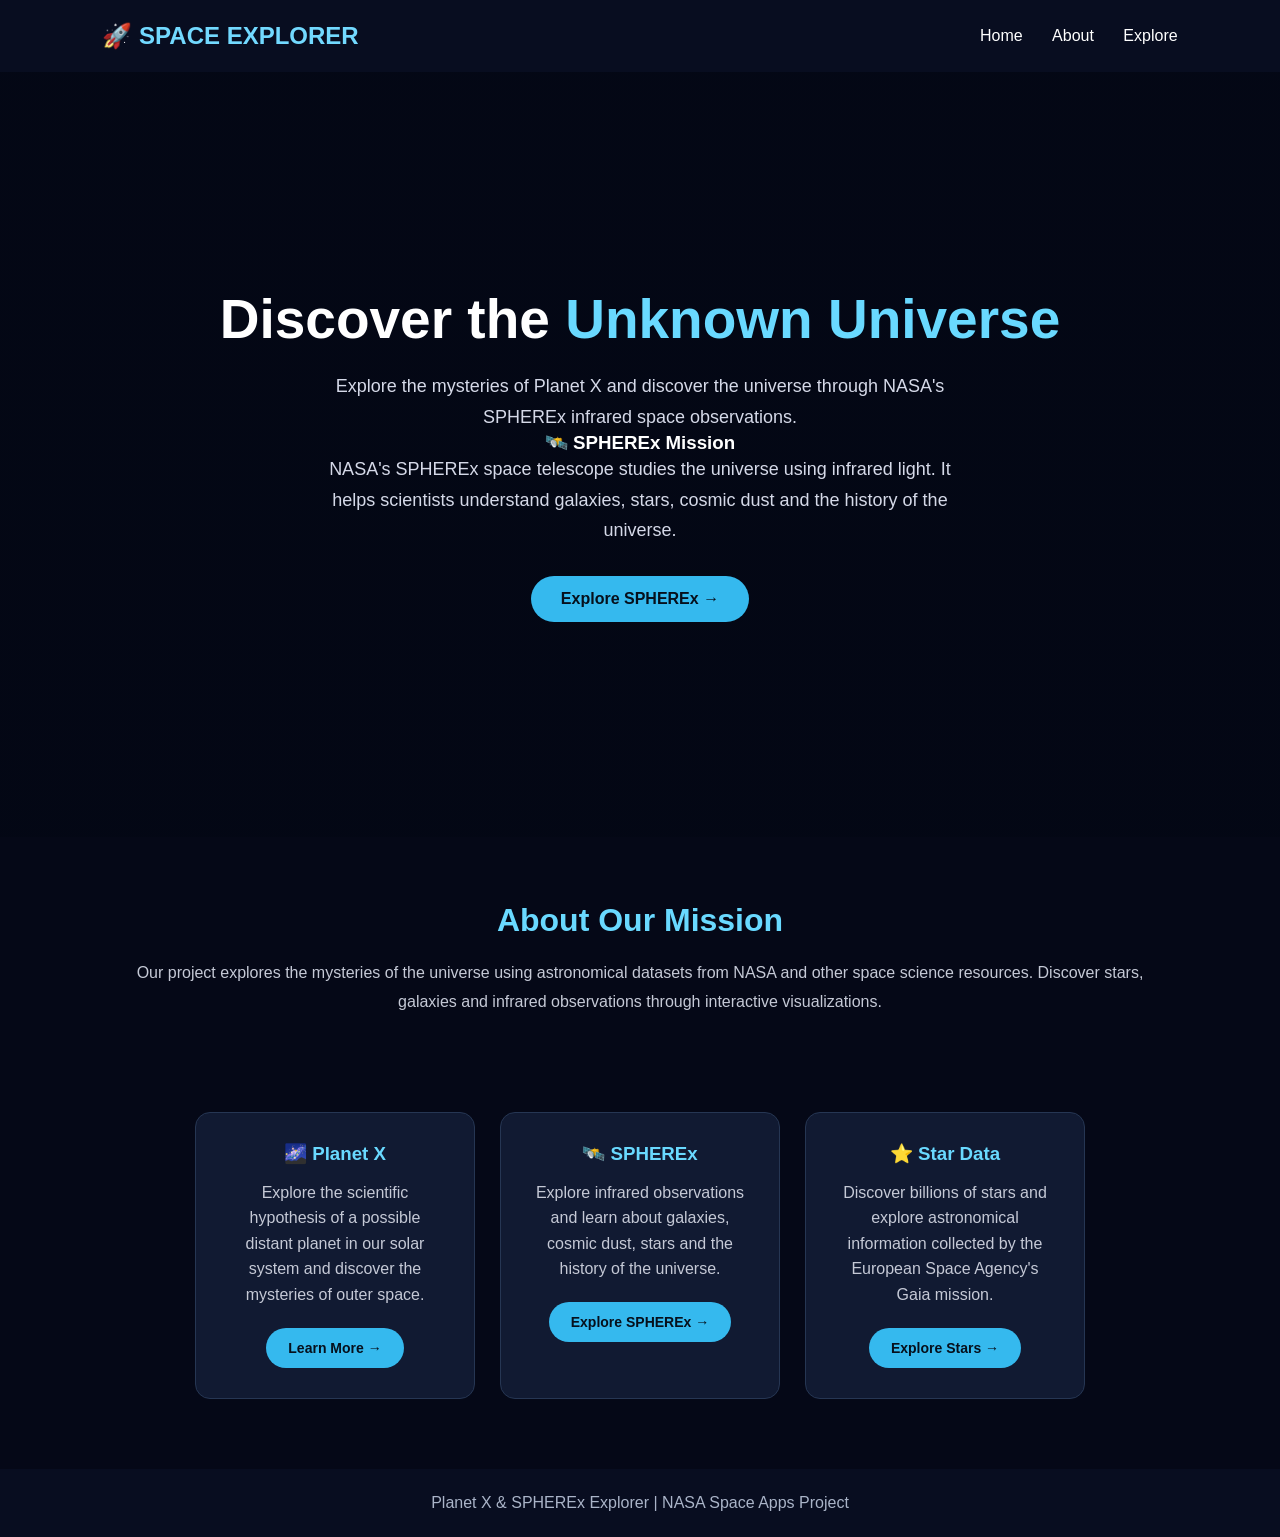
<file: index.html>
<!DOCTYPE html>
<html lang="en">
<head>
    <meta charset="UTF-8">
    <meta name="viewport" content="width=device-width, initial-scale=1.0">
    <title>Planet X | Space Explorer</title>

    <style>
        * {
            margin: 0;
            padding: 0;
            box-sizing: border-box;
        }

        body {
            font-family: Arial, sans-serif;
            background: #050817;
            color: white;
        }

        /* Navigation Bar */
        nav {
            display: flex;
            justify-content: space-between;
            align-items: center;
            padding: 22px 8%;
            background: #080d20;
        }

        .logo {
            font-size: 24px;
            font-weight: bold;
            color: #72d9ff;
        }

        nav a {
            color: white;
            text-decoration: none;
            margin-left: 25px;
        }

        nav a:hover {
            color: #72d9ff;
        }

        /* Hero Section */
        .hero {
            min-height: 85vh;
            display: flex;
            flex-direction: column;
            justify-content: center;
            align-items: center;
            text-align: center;
            padding: 30px 20px;
      background:
               linear-gradient(rgba(3,7,20,.65),
                rgba(3,7,20,.8)),
                url('https://images.unsplash.com/photo-1462331940025-496dfbfc7564?auto=format&fit=crop&w=1920&q=80')
                center/cover no-repeat;
        }

        .hero h1 {
            font-size: 55px;
            margin-bottom: 20px;
        }

        .hero h1 span {
            color: #69d9ff;
        }

        .hero p {
            font-size: 18px;
            max-width: 650px;
            line-height: 1.7;
            color: #d5d9e8;
        }

        .btn {
            display: inline-block;
            margin-top: 30px;
            padding: 14px 30px;
            background: #35b9ee;
            color: #06101c;
            text-decoration: none;
            border-radius: 30px;
            font-weight: bold;
        }

        .btn:hover {
            background: white;
        }

        /* About Section */
        .about {
            padding: 65px 10%;
            text-align: center;
        }

        .about h2 {
            color: #69d9ff;
            font-size: 32px;
            margin-bottom: 20px;
        }

        .about p {
            color: #c5c9d6;
            line-height: 1.8;
        }

        /* Cards */
        .cards {
            display: flex;
            justify-content: center;
            flex-wrap: wrap;
            gap: 25px;
            padding: 30px 8% 70px;
        }

        .card {
            background: #111a32;
            padding: 30px;
            border: 1px solid #263653;
            border-radius: 15px;
            width: 280px;
            text-align: center;
        }

        .card h3 {
            color: #69d9ff;
            margin-bottom: 15px;
        }

        .card p {
            color: #c5c9d6;
            line-height: 1.6;
        }

        footer {
            text-align: center;
            padding: 25px;
            background: #080d20;
            color: #aab4c8;
        }

        @media(max-width: 600px) {
            nav {
                flex-direction: column;
                gap: 18px;
            }

            nav a {
                margin: 0 7px;
                font-size: 13px;
            }

            .hero h1 {
                font-size: 36px;
            }
        }
        .card p {
    /* உன்னுடைய existing styles */
}

/* இதற்குக் கீழே paste பண்ணு */

.card {
    transition: transform 0.3s ease,
                box-shadow 0.3s ease;
}

.card:hover {
    transform: translateY(-10px);
    box-shadow: 0 10px 25px rgba(53,185,238,0.2);
}

.card .btn {
    margin-top: 20px;
    padding: 12px 22px;
    font-size: 14px;
}
    </style>
</head>

<body>

    <nav>
        <div class="logo">🚀 SPACE EXPLORER</div>

        <div>
            <a href="#home">Home</a>
            <a href="#about">About</a>
            <a href="#explore">Explore</a>
        </div>
    </nav>

    <section class="hero" id="home">

        <h1>Discover the <span>Unknown Universe</span></h1>

        <p>
            Explore the mysteries of Planet X and discover
            the universe through NASA's SPHEREx infrared
            space observations.
       <h3>🛰️ SPHEREx Mission</h3>

<p>
    NASA's SPHEREx space telescope studies the
    universe using infrared light. It helps
    scientists understand galaxies, stars,
    cosmic dust and the history of the universe.
</p>

<a href="https://science.nasa.gov/mission/spherex/"
   target="_blank"
   class="btn">
   Explore SPHEREx →
</a>   
    </section>

    <section class="about" id="about">

        <h2>About Our Mission</h2>

        <p>
            Our project explores the mysteries of the universe
            using astronomical datasets from NASA and other
            space science resources. Discover stars, galaxies
            and infrared observations through interactive
            visualizations.
        </p>

    </section>

    <section class="cards" id="explore">

    <!-- Planet X Card -->
    <div class="card">
        <h3>🌌 Planet X</h3>

        <p>
            Explore the scientific hypothesis of a possible
            distant planet in our solar system and discover
            the mysteries of outer space.
        </p>

        <a href="https://science.nasa.gov/solar-system/"
           target="_blank"
           class="btn">
            Learn More →
        </a>
    </div>

    <!-- SPHEREx Card -->
    <div class="card">
        <h3>🛰️ SPHEREx</h3>

        <p>
            Explore infrared observations and learn about
            galaxies, cosmic dust, stars and the history
            of the universe.
        </p>

        <a href="https://science.nasa.gov/mission/spherex/"
           target="_blank"
           class="btn">
            Explore SPHEREx →
        </a>
    </div>

    <!-- Star Data Card -->
    <div class="card">
        <h3>⭐ Star Data</h3>

        <p>
            Discover billions of stars and explore
            astronomical information collected by
            the European Space Agency's Gaia mission.
        </p>

        <a href="https://www.esa.int/Science_Exploration/Space_Science/Gaia"
           target="_blank"
           class="btn">
            Explore Stars →
        </a>
    </div>

    </section>

    <footer>
        <p>Planet X & SPHEREx Explorer | NASA Space Apps Project</p>
    </footer>

</body>
</html>
</file>
